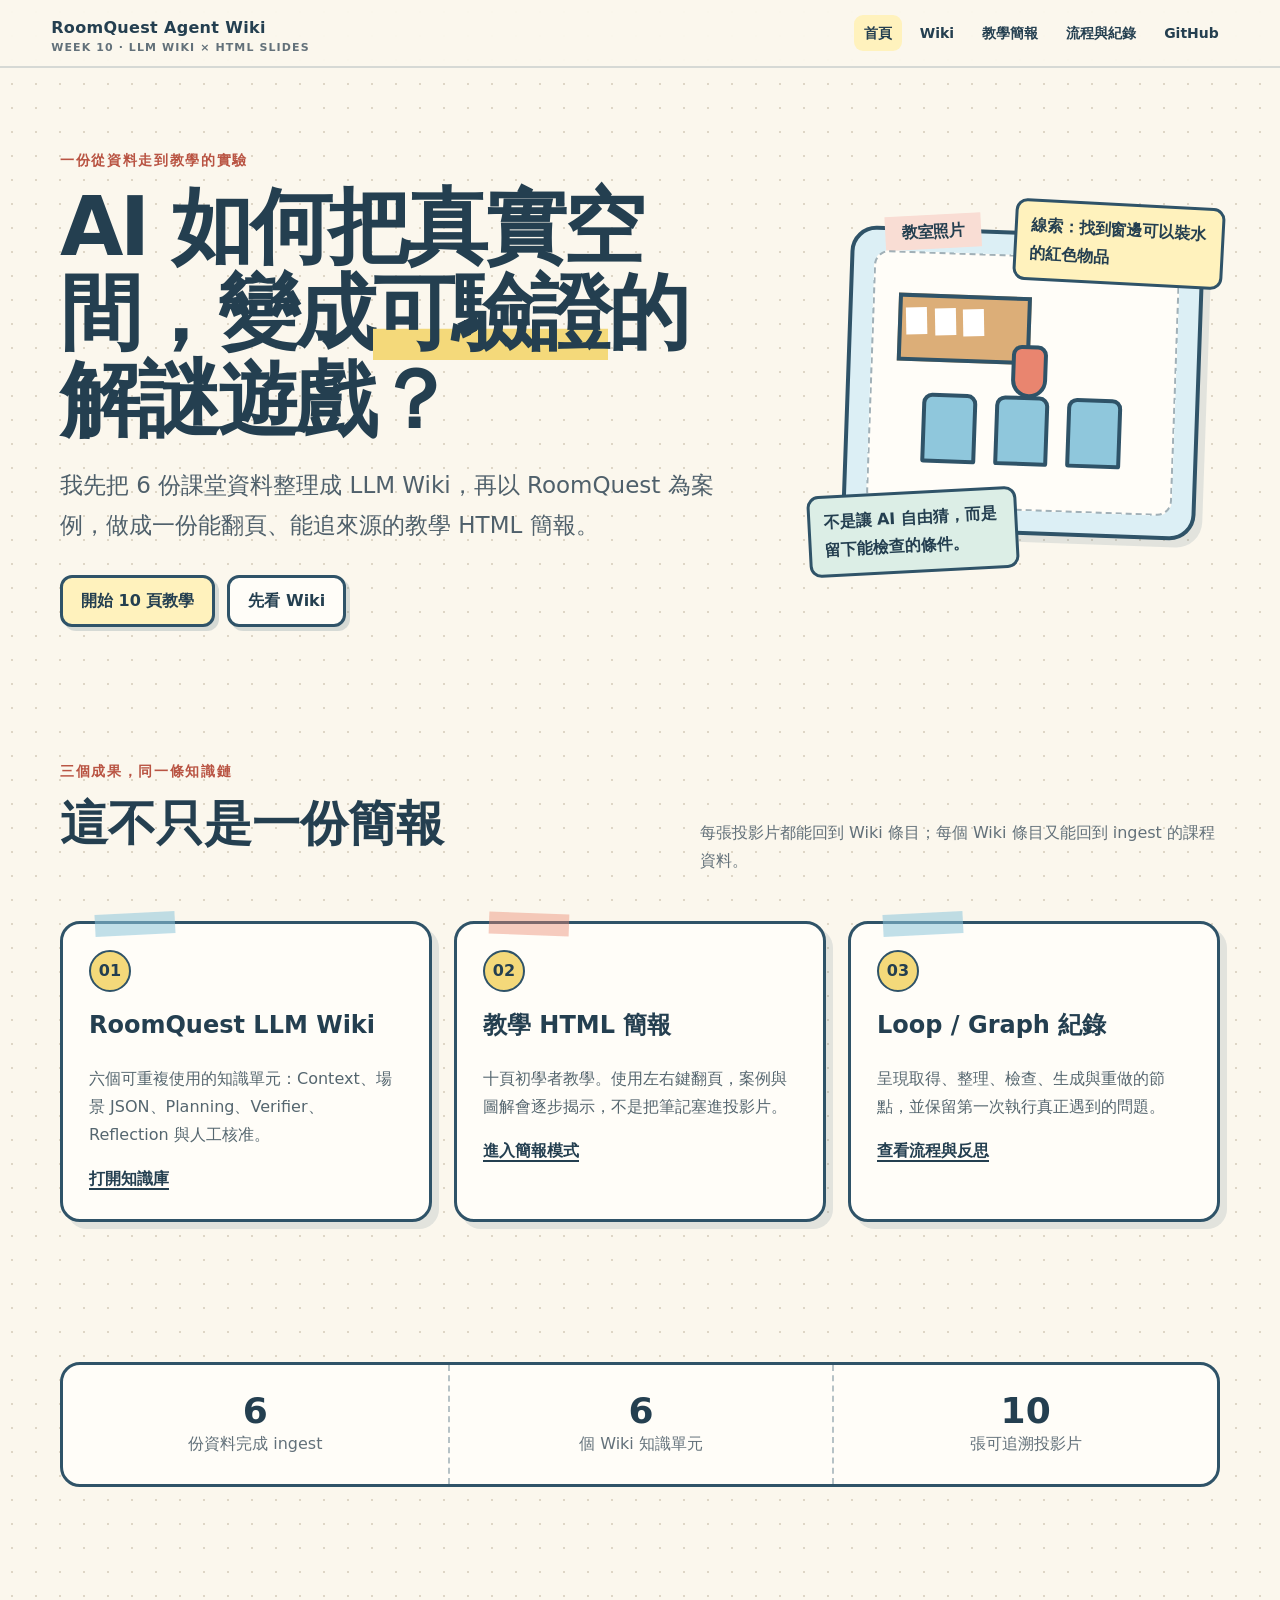
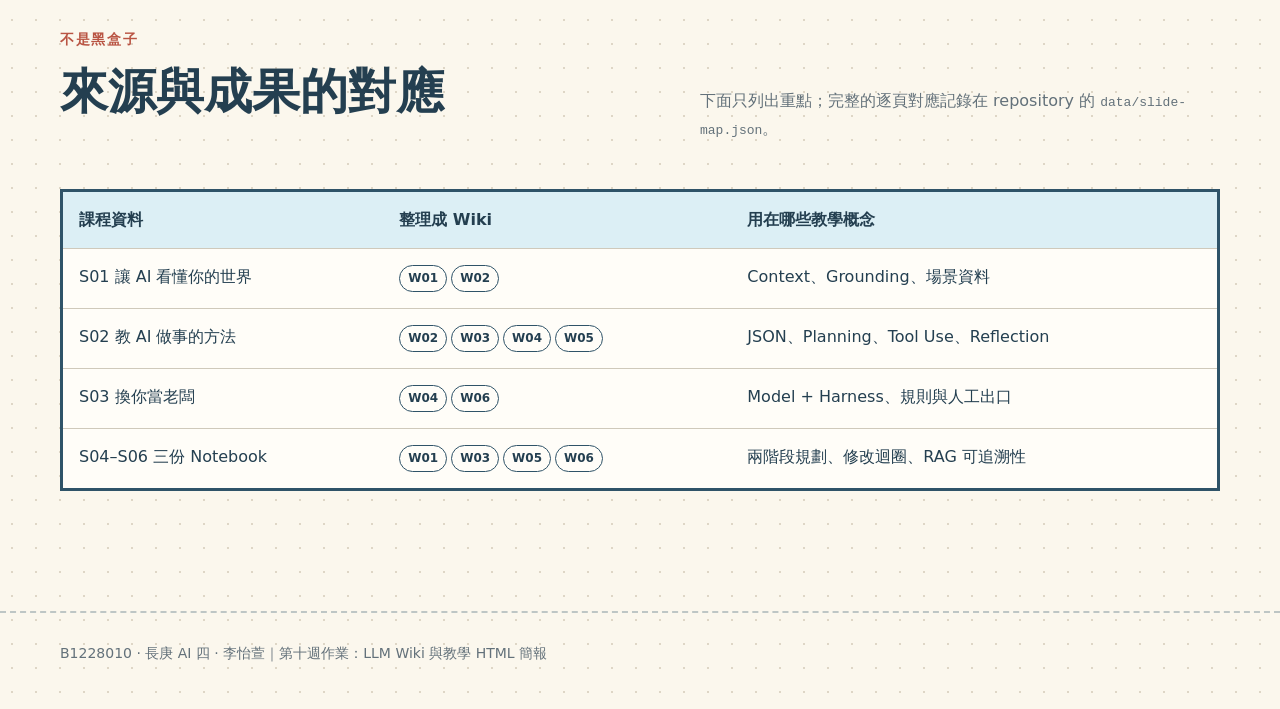
<file: index.html>
<!doctype html>
<html lang="zh-Hant">
<head>
  <meta charset="utf-8">
  <meta name="viewport" content="width=device-width, initial-scale=1">
  <meta name="description" content="RoomQuest Agent Wiki：以課堂資料建立的 LLM Wiki、教學 HTML 簡報與 workflow。">
  <title>RoomQuest Agent Wiki</title>
  <link rel="stylesheet" href="assets/styles.css">
</head>
<body>
  <header class="site-header">
    <a class="brand" href="index.html">RoomQuest Agent Wiki<small>WEEK 10 · LLM WIKI × HTML SLIDES</small></a>
    <nav class="site-nav" aria-label="主要導覽">
      <a href="index.html" aria-current="page">首頁</a><a href="wiki/">Wiki</a><a href="slides.html">教學簡報</a><a href="workflow.html">流程與紀錄</a><a href="https://github.com/lyixuan0718/roomquest-agent-wiki">GitHub</a>
    </nav>
  </header>

  <main>
    <section class="wrap hero">
      <div>
        <p class="eyebrow">一份從資料走到教學的實驗</p>
        <h1>AI 如何把真實空間，變成<span class="mark">可驗證</span>的解謎遊戲？</h1>
        <p class="lead">我先把 6 份課堂資料整理成 LLM Wiki，再以 RoomQuest 為案例，做成一份能翻頁、能追來源的教學 HTML 簡報。</p>
        <div class="actions"><a class="btn" href="slides.html">開始 10 頁教學</a><a class="btn secondary" href="wiki/">先看 Wiki</a></div>
      </div>
      <div class="hero-sketch" aria-label="教室場景示意圖">
        <div class="callout one">線索：找到窗邊可以裝水的紅色物品</div>
        <div class="photo-frame"><div class="room"><div class="board"><i class="paper"></i><i class="paper"></i><i class="paper"></i></div><i class="chair c1"></i><i class="chair c2"></i><i class="chair c3"></i><i class="bottle"></i></div></div>
        <div class="callout two">不是讓 AI 自由猜，而是留下能檢查的條件。</div>
      </div>
    </section>

    <section class="section"><div class="wrap">
      <div class="section-head"><div><p class="eyebrow">三個成果，同一條知識鏈</p><h2>這不只是一份簡報</h2></div><p class="section-note">每張投影片都能回到 Wiki 條目；每個 Wiki 條目又能回到 ingest 的課程資料。</p></div>
      <div class="cards">
        <article class="card"><span class="num">01</span><h3>RoomQuest LLM Wiki</h3><p>六個可重複使用的知識單元：Context、場景 JSON、Planning、Verifier、Reflection 與人工核准。</p><a class="card-link" href="wiki/">打開知識庫</a></article>
        <article class="card"><span class="num">02</span><h3>教學 HTML 簡報</h3><p>十頁初學者教學。使用左右鍵翻頁，案例與圖解會逐步揭示，不是把筆記塞進投影片。</p><a class="card-link" href="slides.html">進入簡報模式</a></article>
        <article class="card"><span class="num">03</span><h3>Loop / Graph 紀錄</h3><p>呈現取得、整理、檢查、生成與重做的節點，並保留第一次執行真正遇到的問題。</p><a class="card-link" href="workflow.html">查看流程與反思</a></article>
      </div>
    </div></section>

    <section class="section"><div class="wrap">
      <div class="fact-strip"><div class="fact"><strong>6</strong><span>份資料完成 ingest</span></div><div class="fact"><strong>6</strong><span>個 Wiki 知識單元</span></div><div class="fact"><strong>10</strong><span>張可追溯投影片</span></div></div>
    </div></section>

    <section class="section"><div class="wrap">
      <div class="section-head"><div><p class="eyebrow">不是黑盒子</p><h2>來源與成果的對應</h2></div><p class="section-note">下面只列出重點；完整的逐頁對應記錄在 repository 的 <code>data/slide-map.json</code>。</p></div>
      <div style="overflow-x:auto"><table class="trace-table"><thead><tr><th>課程資料</th><th>整理成 Wiki</th><th>用在哪些教學概念</th></tr></thead><tbody>
        <tr><td>S01 讓 AI 看懂你的世界</td><td><span class="tag">W01</span><span class="tag">W02</span></td><td>Context、Grounding、場景資料</td></tr>
        <tr><td>S02 教 AI 做事的方法</td><td><span class="tag">W02</span><span class="tag">W03</span><span class="tag">W04</span><span class="tag">W05</span></td><td>JSON、Planning、Tool Use、Reflection</td></tr>
        <tr><td>S03 換你當老闆</td><td><span class="tag">W04</span><span class="tag">W06</span></td><td>Model + Harness、規則與人工出口</td></tr>
        <tr><td>S04–S06 三份 Notebook</td><td><span class="tag">W01</span><span class="tag">W03</span><span class="tag">W05</span><span class="tag">W06</span></td><td>兩階段規劃、修改迴圈、RAG 可追溯性</td></tr>
      </tbody></table></div>
    </div></section>
  </main>
  <footer class="footer"><div class="wrap">B1228010 · 長庚 AI 四 · 李怡萱｜第十週作業：LLM Wiki 與教學 HTML 簡報</div></footer>
</body>
</html>
</file>
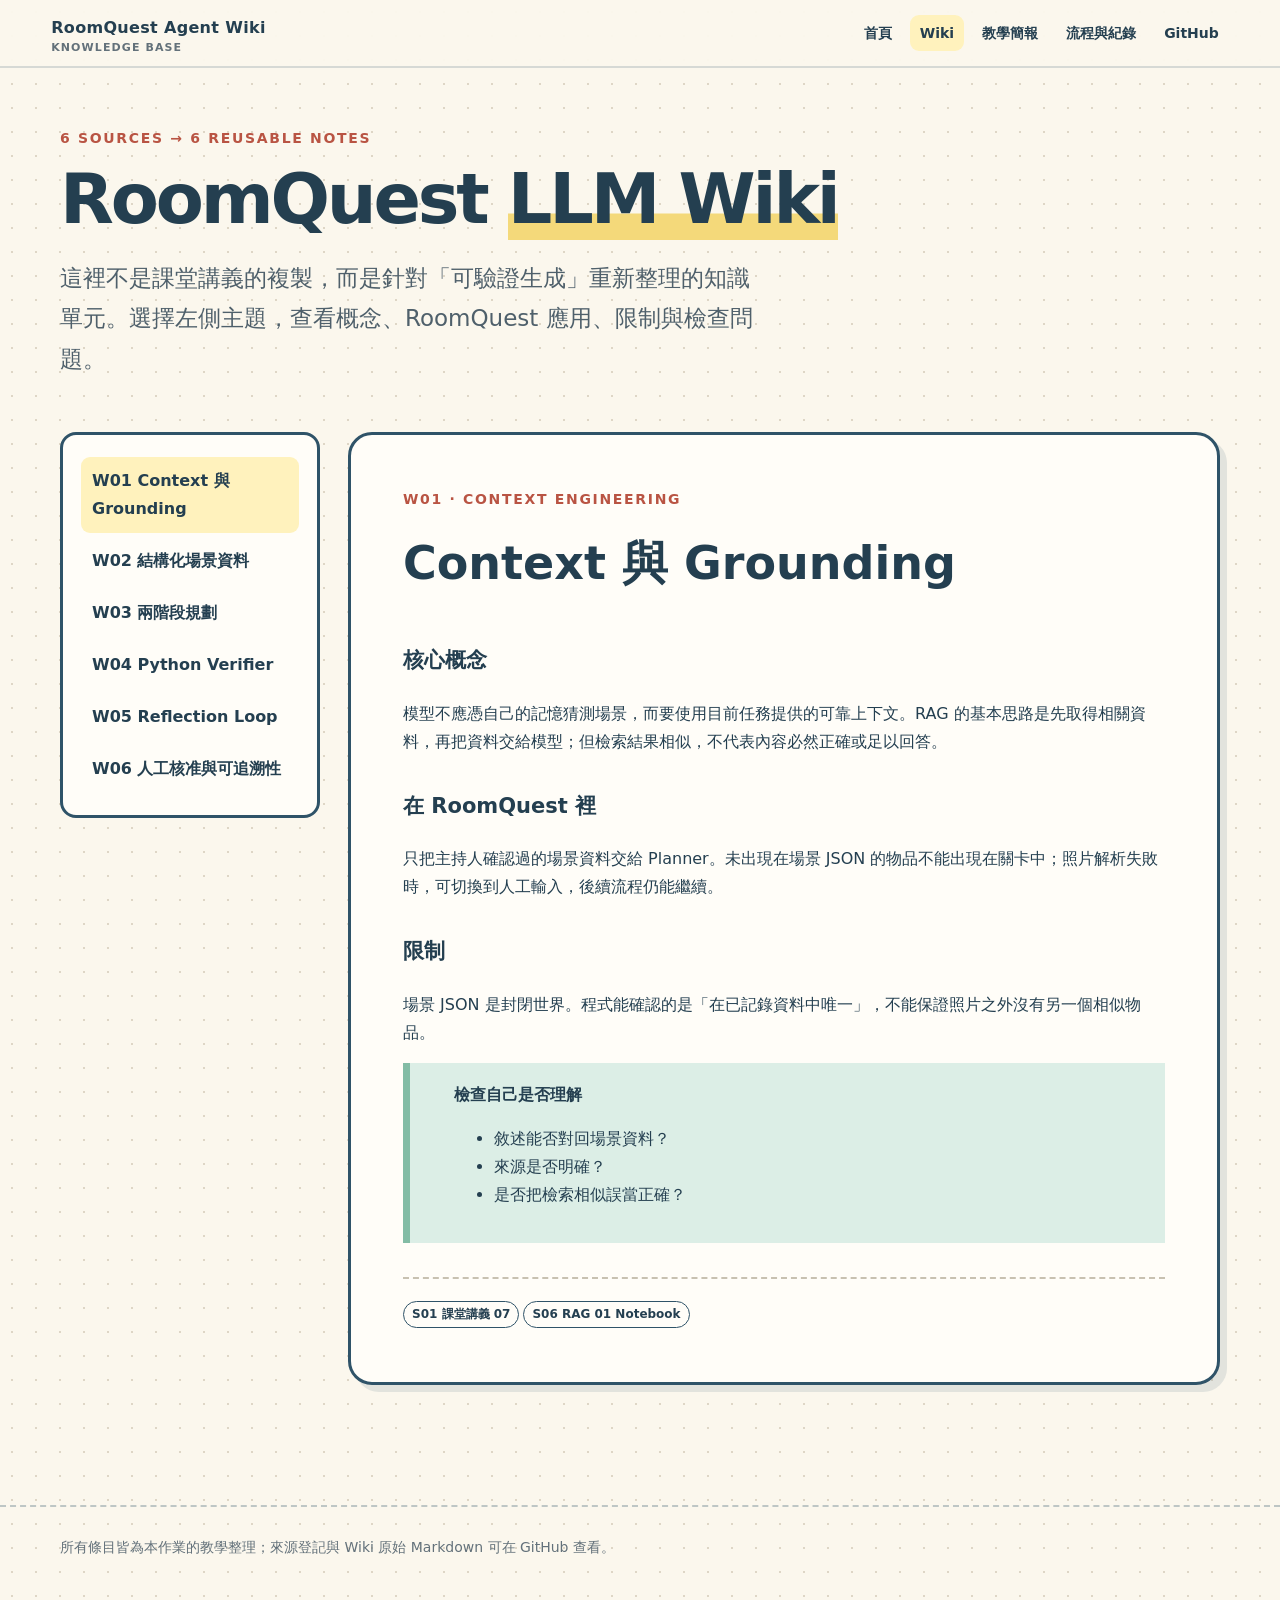
<file: wiki/index.html>
<!doctype html>
<html lang="zh-Hant">
<head>
  <meta charset="utf-8"><meta name="viewport" content="width=device-width, initial-scale=1">
  <meta name="description" content="RoomQuest Agent Wiki：六個可追溯的生成式 AI Agent 知識單元。">
  <title>LLM Wiki｜RoomQuest Agent Wiki</title><link rel="stylesheet" href="../assets/styles.css">
</head>
<body>
  <header class="site-header"><a class="brand" href="../index.html">RoomQuest Agent Wiki<small>KNOWLEDGE BASE</small></a><nav class="site-nav" aria-label="主要導覽"><a href="../index.html">首頁</a><a href="./" aria-current="page">Wiki</a><a href="../slides.html">教學簡報</a><a href="../workflow.html">流程與紀錄</a><a href="https://github.com/lyixuan0718/roomquest-agent-wiki">GitHub</a></nav></header>
  <main class="wrap">
    <header class="page-intro"><p class="eyebrow">6 sources → 6 reusable notes</p><h1>RoomQuest <span class="mark">LLM Wiki</span></h1><p class="lead">這裡不是課堂講義的複製，而是針對「可驗證生成」重新整理的知識單元。選擇左側主題，查看概念、RoomQuest 應用、限制與檢查問題。</p></header>
    <div class="wiki-layout">
      <aside class="wiki-menu" role="tablist" aria-label="Wiki 條目">
        <button class="active" role="tab" aria-selected="true" data-wiki-target="W01">W01 Context 與 Grounding</button>
        <button role="tab" aria-selected="false" data-wiki-target="W02">W02 結構化場景資料</button>
        <button role="tab" aria-selected="false" data-wiki-target="W03">W03 兩階段規劃</button>
        <button role="tab" aria-selected="false" data-wiki-target="W04">W04 Python Verifier</button>
        <button role="tab" aria-selected="false" data-wiki-target="W05">W05 Reflection Loop</button>
        <button role="tab" aria-selected="false" data-wiki-target="W06">W06 人工核准與可追溯性</button>
      </aside>
      <div>
        <article class="wiki-entry active" data-wiki-entry="W01"><p class="eyebrow">W01 · Context Engineering</p><h2>Context 與 Grounding</h2><h3>核心概念</h3><p>模型不應憑自己的記憶猜測場景，而要使用目前任務提供的可靠上下文。RAG 的基本思路是先取得相關資料，再把資料交給模型；但檢索結果相似，不代表內容必然正確或足以回答。</p><h3>在 RoomQuest 裡</h3><p>只把主持人確認過的場景資料交給 Planner。未出現在場景 JSON 的物品不能出現在關卡中；照片解析失敗時，可切換到人工輸入，後續流程仍能繼續。</p><h3>限制</h3><p>場景 JSON 是封閉世界。程式能確認的是「在已記錄資料中唯一」，不能保證照片之外沒有另一個相似物品。</p><div class="checklist"><b>檢查自己是否理解</b><ul><li>敘述能否對回場景資料？</li><li>來源是否明確？</li><li>是否把檢索相似誤當正確？</li></ul></div><div class="source-box"><span class="tag">S01 課堂講義 07</span><span class="tag">S06 RAG 01 Notebook</span></div></article>
        <article class="wiki-entry" data-wiki-entry="W02"><p class="eyebrow">W02 · JSON as contract</p><h2>結構化場景資料</h2><h3>核心概念</h3><p>自然語言適合給人閱讀，JSON 適合讓程式檢查欄位與條件。場景資料必須具有穩定 ID，才能讓關卡指向某個物品，而不是只留一段難以驗證的文字。</p><h3>在 RoomQuest 裡</h3><div class="code-card">{<br>&nbsp; "id": "obj_07",<br>&nbsp; "category": "水壺",<br>&nbsp; "use": "裝水",<br>&nbsp; "color": "紅色",<br>&nbsp; "region": "窗邊",<br>&nbsp; "dynamic": false<br>}</div><p>關卡另外保存 <code>target_id</code>、<code>constraints</code> 與 <code>answer_source</code>，讓驗證器可以逐欄檢查。</p><h3>限制</h3><p>結構化不會自動消除辨識錯誤。時鐘、螢幕和可能移動的物品，仍應標記為會變動，避免作為穩定答案。</p><div class="checklist"><b>檢查自己是否理解</b><ul><li>每個物品是否有穩定 ID？</li><li>條件能否直接由程式比對？</li><li>答案來源是否固定？</li></ul></div><div class="source-box"><span class="tag">S01 課堂講義 07</span><span class="tag">S02 課堂講義 08</span></div></article>
        <article class="wiki-entry" data-wiki-entry="W03"><p class="eyebrow">W03 · Planning</p><h2>兩階段規劃</h2><h3>核心概念</h3><p>課堂的 Two-Stage CoT 先產生多個理由，再挑選內容寫成文章；RoomQuest 將同一模式改成「先規劃關卡結構，再寫玩家看到的線索」。</p><div class="mini-flow"><div class="concept info"><strong>第一階段</strong>選物品、答案來源、順序與依賴</div><div class="concept good"><strong>程式先檢查</strong>結構錯誤不必等文案寫完才發現</div><div class="concept"><strong>第二階段</strong>撰寫故事、線索與分層提示</div></div><h3>限制</h3><p>Planner 仍可能選錯目標，所以只能從 Python 先計算出的候選物品中選擇。</p><div class="checklist"><b>檢查自己是否理解</b><ul><li>結構與文案是否分開產生？</li><li>關卡是否使用尚未取得的資訊？</li><li>答案是否有清楚來源？</li></ul></div><div class="source-box"><span class="tag">S02 課堂講義 08</span><span class="tag">S05 Two-Stage CoT Notebook</span></div></article>
        <article class="wiki-entry" data-wiki-entry="W04"><p class="eyebrow">W04 · Deterministic checks</p><h2>Python Verifier</h2><h3>核心概念</h3><p>AI Model 負責有彈性的生成，Harness 負責限制、工具與停止條件。能明確寫成規則的問題，應交給程式，而不是再請另一個模型猜一次。</p><h3>六項檢查</h3><div class="three"><div class="concept"><strong>存在</strong>目標 ID 在場景中</div><div class="concept"><strong>唯一</strong>條件只命中一物</div><div class="concept"><strong>順序</strong>依賴沒有倒置</div><div class="concept"><strong>安全</strong>動作在白名單</div><div class="concept"><strong>穩定</strong>答案不會變動</div><div class="concept"><strong>格式</strong>JSON schema 合規</div></div><h3>限制</h3><p>規則只能檢查已建模的資料，也不能完全判斷自然語言是否令人誤解，因此仍需要人工出口。</p><div class="checklist"><b>檢查自己是否理解</b><ul><li>驗證失敗是否指出欄位與原因？</li><li>程式是否擅自替模型補資料？</li><li>檢查範圍是否被誠實說明？</li></ul></div><div class="source-box"><span class="tag">S02 課堂講義 08</span><span class="tag">S03 課堂講義 09</span></div></article>
        <article class="wiki-entry" data-wiki-entry="W05"><p class="eyebrow">W05 · Review and revise</p><h2>Reflection Loop</h2><h3>核心概念</h3><p>Reflection 是產生第一版、審查、提供具體建議、再修改。回饋不能只說「不好」，要說清楚哪一個規則失敗，以及模型應修改哪一部分。</p><div class="code-card">AMBIGUOUS_TARGET<br>obj_03 與 obj_08 都符合<br>請增加可由場景資料驗證的條件</div><h3>在 RoomQuest 裡</h3><p>AI 只重寫未通過的關卡，修改後重新驗證。最多兩次；若仍不通過，就停止自動迴圈，交給主持人處理。</p><h3>限制</h3><p>Reflection 不代表一定會修對。原始規格與程式檢查優先，修改後不能跳過驗證。</p><div class="checklist"><b>檢查自己是否理解</b><ul><li>回饋是否具體到可以修改？</li><li>是否只重寫失敗部分？</li><li>是否有重試上限？</li></ul></div><div class="source-box"><span class="tag">S02 課堂講義 08</span><span class="tag">S04 Reflection Notebook</span></div></article>
        <article class="wiki-entry" data-wiki-entry="W06"><p class="eyebrow">W06 · Traceability</p><h2>人工核准與可追溯性</h2><h3>核心概念</h3><p>可靠流程不只保存結果，也保存來源、轉換方式與檢查紀錄。RAG 教材將正文、metadata、索引對照與設定分開保存，讓結果能追溯與重現。</p><h3>在 RoomQuest 裡</h3><p>主持人預覽場景 JSON、關卡結構、驗證報告和修改紀錄，再決定核准、手動修改或重新生成。玩家只取得核准後的遊戲，遊玩中不臨時呼叫 AI。</p><h3>限制</h3><p>人工核准增加操作成本，但能處理照片漏拍、現場變動和語意歧義。MVP 的目標是降低人工負擔，而不是假裝完全自動。</p><div class="checklist"><b>檢查自己是否理解</b><ul><li>能否由投影片回到 Wiki 與來源？</li><li>是否保存失敗原因與修改次數？</li><li>未完成能力是否清楚標示？</li></ul></div><div class="source-box"><span class="tag">S03 課堂講義 09</span><span class="tag">S06 RAG 01 Notebook</span></div></article>
      </div>
    </div>
  </main>
  <footer class="footer"><div class="wrap">所有條目皆為本作業的教學整理；來源登記與 Wiki 原始 Markdown 可在 GitHub 查看。</div></footer>
  <script src="../assets/app.js"></script>
</body></html>
</file>
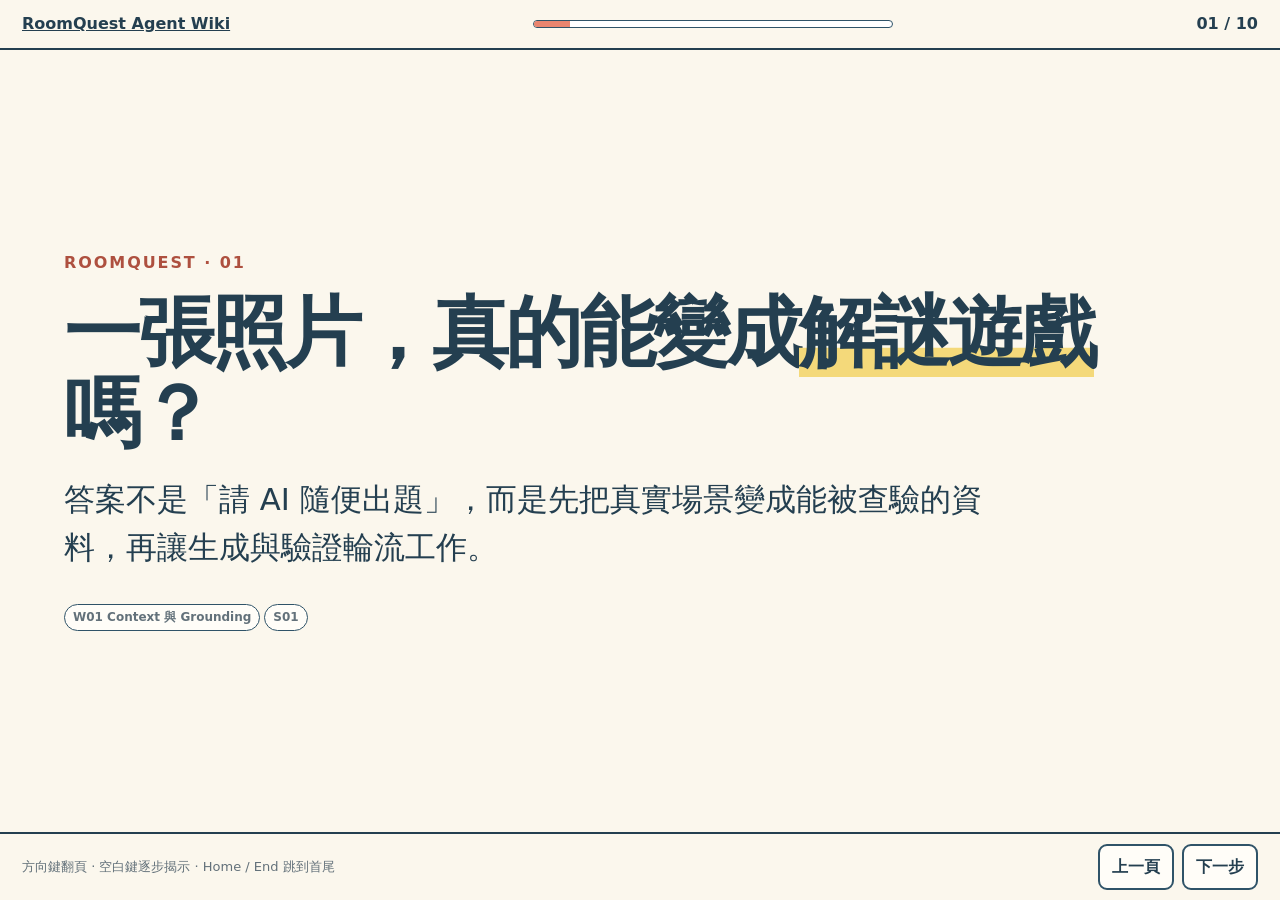
<file: slides.html>
<!doctype html>
<html lang="zh-Hant">
<head>
  <meta charset="utf-8"><meta name="viewport" content="width=device-width, initial-scale=1">
  <meta name="description" content="教學 HTML 簡報：AI 出題、程式驗題。">
  <title>教學簡報｜AI 出題、程式驗題</title><link rel="stylesheet" href="assets/styles.css">
</head>
<body class="deck-page">
  <main class="deck-shell">
    <header class="deck-top"><a class="deck-title" href="index.html">RoomQuest Agent Wiki</a><div class="progress" aria-label="簡報進度"><span></span></div><span class="deck-counter">01 / 10</span></header>
    <div class="slides" aria-live="polite">
      <section class="slide active"><div class="slide-inner"><p class="slide-kicker">ROOMQUEST · 01</p><h1>一張照片，真的能變成<span class="mark">解謎遊戲</span>嗎？</h1><p class="big">答案不是「請 AI 隨便出題」，而是先把真實場景變成能被查驗的資料，再讓生成與驗證輪流工作。</p><div class="source-chips"><span class="tag">W01 Context 與 Grounding</span><span class="tag">S01</span></div></div></section>

      <section class="slide"><div class="slide-inner"><p class="slide-kicker">問題 · 02</p><h2>直接叫 AI 出題，會發生什麼？</h2><div class="three"><div class="concept bad"><strong>憑空出現</strong>線索引用照片裡不存在的物品。</div><div class="concept bad reveal"><strong>條件不唯一</strong>「窗邊的紅色東西」可能同時指水壺與書包。</div><div class="concept bad reveal"><strong>答案會改變</strong>時鐘、螢幕或可移動物品讓答案失效。</div></div><p class="big reveal" style="margin-top:28px"><b>這些不是文案問題，而是流程沒有提供限制與檢查。</b></p><div class="source-chips"><span class="tag">W01</span><span class="tag">W04</span><span class="tag">S01</span><span class="tag">S03</span></div></div></section>

      <section class="slide"><div class="slide-inner"><p class="slide-kicker">核心觀念 · 03</p><h2>Agent 不只是一個模型</h2><div class="formula">AI Agent = AI Model + Harness</div><div class="split" style="margin-top:38px"><div class="concept info"><strong>AI Model</strong>理解照片、規劃關卡、撰寫線索與提示。</div><div class="concept good reveal"><strong>Harness</strong>提供資料、限制動作、呼叫工具、驗證輸出、決定何時停止。</div></div><div class="source-chips"><span class="tag">W04</span><span class="tag">W06</span><span class="tag">S03</span></div></div></section>

      <section class="slide"><div class="slide-inner"><p class="slide-kicker">GROUNDING · 04</p><div class="split"><div><h2>先把照片變成場景資料</h2><p class="big">自然語言很靈活；JSON 讓每個物品有 ID，也讓顏色、用途、區域與是否會變動都能被程式讀取。</p></div><div class="code-card">{<br>&nbsp; "id": "obj_07",<br>&nbsp; "category": "水壺",<br>&nbsp; "use": "裝水",<br>&nbsp; "color": "紅色",<br>&nbsp; "region": "窗邊",<br>&nbsp; "dynamic": false<br>}</div></div><p class="big reveal" style="margin-top:28px"><b>規則：</b>不在場景 JSON 裡的物品，不能被拿來出題。</p><div class="source-chips"><span class="tag">W01</span><span class="tag">W02</span><span class="tag">S01</span><span class="tag">S02</span></div></div></section>

      <section class="slide"><div class="slide-inner"><p class="slide-kicker">PLANNING · 05</p><h2>先規劃，再寫線索</h2><div class="mini-flow"><div class="concept info"><strong>第一階段</strong>決定目標物品、答案來源、順序與依賴。</div><div class="concept good reveal"><strong>結構檢查</strong>先確認計畫可用，不急著寫漂亮文案。</div><div class="concept reveal"><strong>第二階段</strong>撰寫故事、正式線索與分層提示。</div></div><p class="big reveal" style="margin-top:30px">分開做的好處：即使文案很漂亮，也不能掩蓋一條根本無法完成的關卡。</p><div class="source-chips"><span class="tag">W03 兩階段規劃</span><span class="tag">S02</span><span class="tag">S05</span></div></div></section>

      <section class="slide"><div class="slide-inner"><p class="slide-kicker">TOOL USE · 06</p><h2>能用規則確認的，交給程式</h2><div class="three"><div class="concept"><strong>存在</strong>物品 ID 確實存在</div><div class="concept"><strong>唯一</strong>條件只命中一物</div><div class="concept"><strong>順序</strong>關卡依賴沒有倒置</div><div class="concept reveal"><strong>安全</strong>動作在允許清單</div><div class="concept reveal"><strong>穩定</strong>答案不會隨時間改變</div><div class="concept reveal"><strong>格式</strong>JSON 欄位符合規格</div></div><div class="source-chips"><span class="tag">W04 Python Verifier</span><span class="tag">S02</span><span class="tag">S03</span></div></div></section>

      <section class="slide"><div class="slide-inner"><p class="slide-kicker">REFLECTION · 07</p><h2>失敗不是重來，而是帶著原因修改</h2><div class="split"><div class="code-card">錯誤：AMBIGUOUS_TARGET<br>obj_03 與 obj_08 都符合<br><br>要求：增加可驗證條件<br>範圍：只改第 2 關</div><div><div class="concept bad"><strong>第一次</strong>「找到窗邊的紅色東西。」</div><div class="concept good reveal" style="margin-top:18px"><strong>修改後</strong>「找到窗邊可以裝水的紅色物品。」</div></div></div><p class="big reveal" style="margin-top:26px">最多修改兩次；仍不通過就停止，交給主持人。</p><div class="source-chips"><span class="tag">W05 Reflection Loop</span><span class="tag">S02</span><span class="tag">S04</span></div></div></section>

      <section class="slide"><div class="slide-inner"><p class="slide-kicker">GRAPH · 08</p><h2>RoomQuest 的完整 graph</h2><div class="mini-flow"><div class="concept info"><strong>① 取得與確認</strong>照片 → 場景 JSON → 主持人修正</div><div class="concept reveal"><strong>② 規劃與生成</strong>候選物品 → 關卡鏈 → 線索提示</div><div class="concept good reveal"><strong>③ 驗證與核准</strong>程式檢查 ⇄ 指定關卡重寫 → 人工核准</div></div><div class="formula reveal" style="margin-top:34px;font-size:clamp(20px,3vw,38px)">核准的 game.json → 玩家遊玩（不再呼叫 AI）</div><div class="source-chips"><span class="tag">W01</span><span class="tag">W03</span><span class="tag">W04</span><span class="tag">W05</span><span class="tag">W06</span></div></div></section>

      <section class="slide"><div class="slide-inner"><p class="slide-kicker">CASE · 09</p><h2>「紅色物品」為什麼不夠？</h2><div class="split"><div><div class="concept bad"><strong>條件 A</strong>窗邊 + 紅色<br><br>符合：紅色水壺、紅色書包<br><b>結果：2 個，不通過</b></div></div><div class="reveal"><div class="concept good"><strong>條件 B</strong>窗邊 + 紅色 + 可以裝水<br><br>符合：紅色水壺<br><b>結果：1 個，通過</b></div></div></div><p class="big reveal" style="margin-top:28px">唯一性不是請 AI 說「看起來沒問題」，而是用全部場景物品實際篩選。</p><div class="source-chips"><span class="tag">W02</span><span class="tag">W04</span><span class="tag">S02</span></div></div></section>

      <section class="slide"><div class="slide-inner"><p class="slide-kicker">LIMITS · 10</p><h2>可驗證生成，<span class="mark">不等於</span>保證正確</h2><div class="three"><div class="concept good"><strong>可以攔下</strong>不存在、資料內不唯一、答案會變動、危險動作。</div><div class="concept bad reveal"><strong>仍可能漏掉</strong>照片外物品、現場移動、玩家對文字的不同理解。</div><div class="concept info reveal"><strong>所以保留</strong>來源追蹤、重試上限、主持人核准與人工備案。</div></div><p class="big reveal" style="margin-top:32px"><b>RoomQuest 的重點：</b>讓創意交給 AI，讓可以確認的部分留下證據。</p><div class="actions"><a class="btn secondary" href="wiki/">回到 Wiki 查來源</a><a class="btn" href="workflow.html">看實際 loop 與反思</a></div><div class="source-chips"><span class="tag">W04</span><span class="tag">W06</span><span class="tag">S03</span><span class="tag">S06</span></div></div></section>
    </div>
    <footer class="deck-bottom"><span class="help">方向鍵翻頁 · 空白鍵逐步揭示 · Home / End 跳到首尾</span><div class="deck-controls"><button type="button" data-prev>上一頁</button><button type="button" data-next>下一步</button></div></footer>
  </main>
  <script src="assets/app.js"></script>
</body></html>
</file>
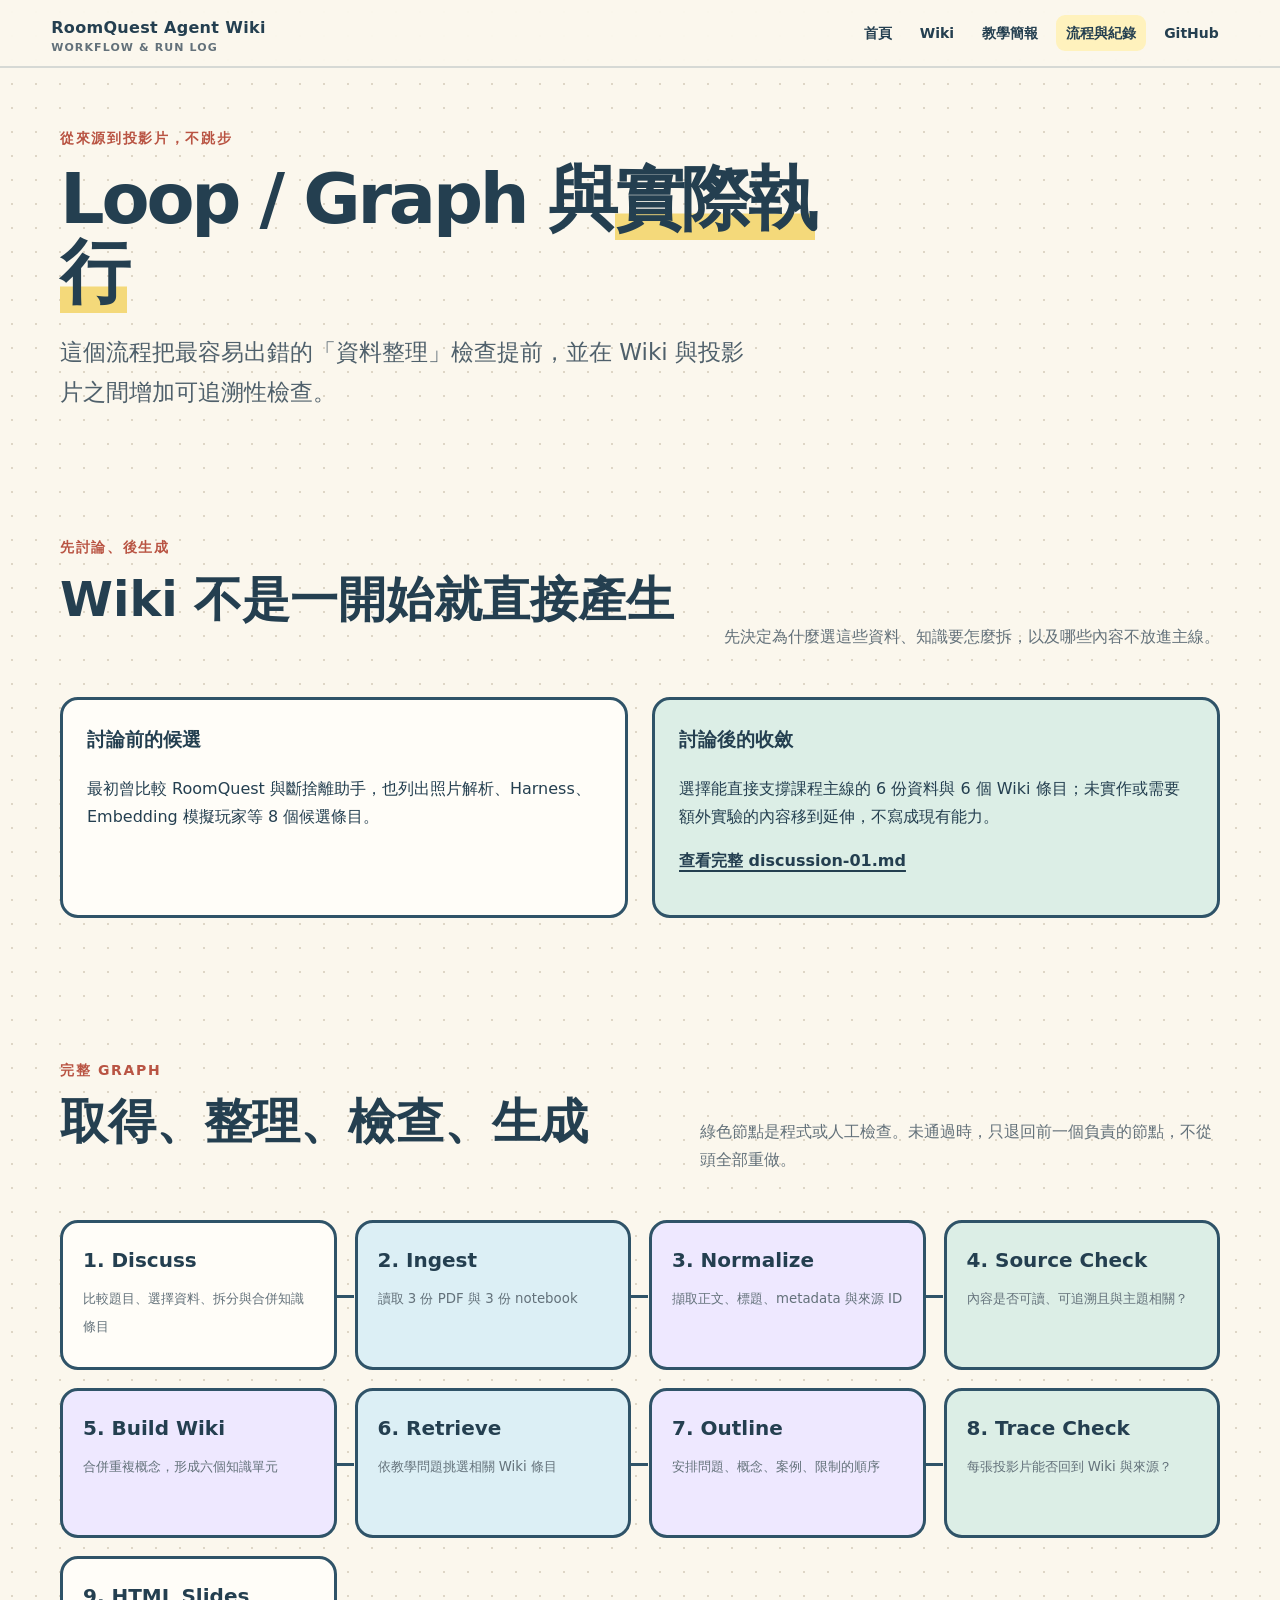
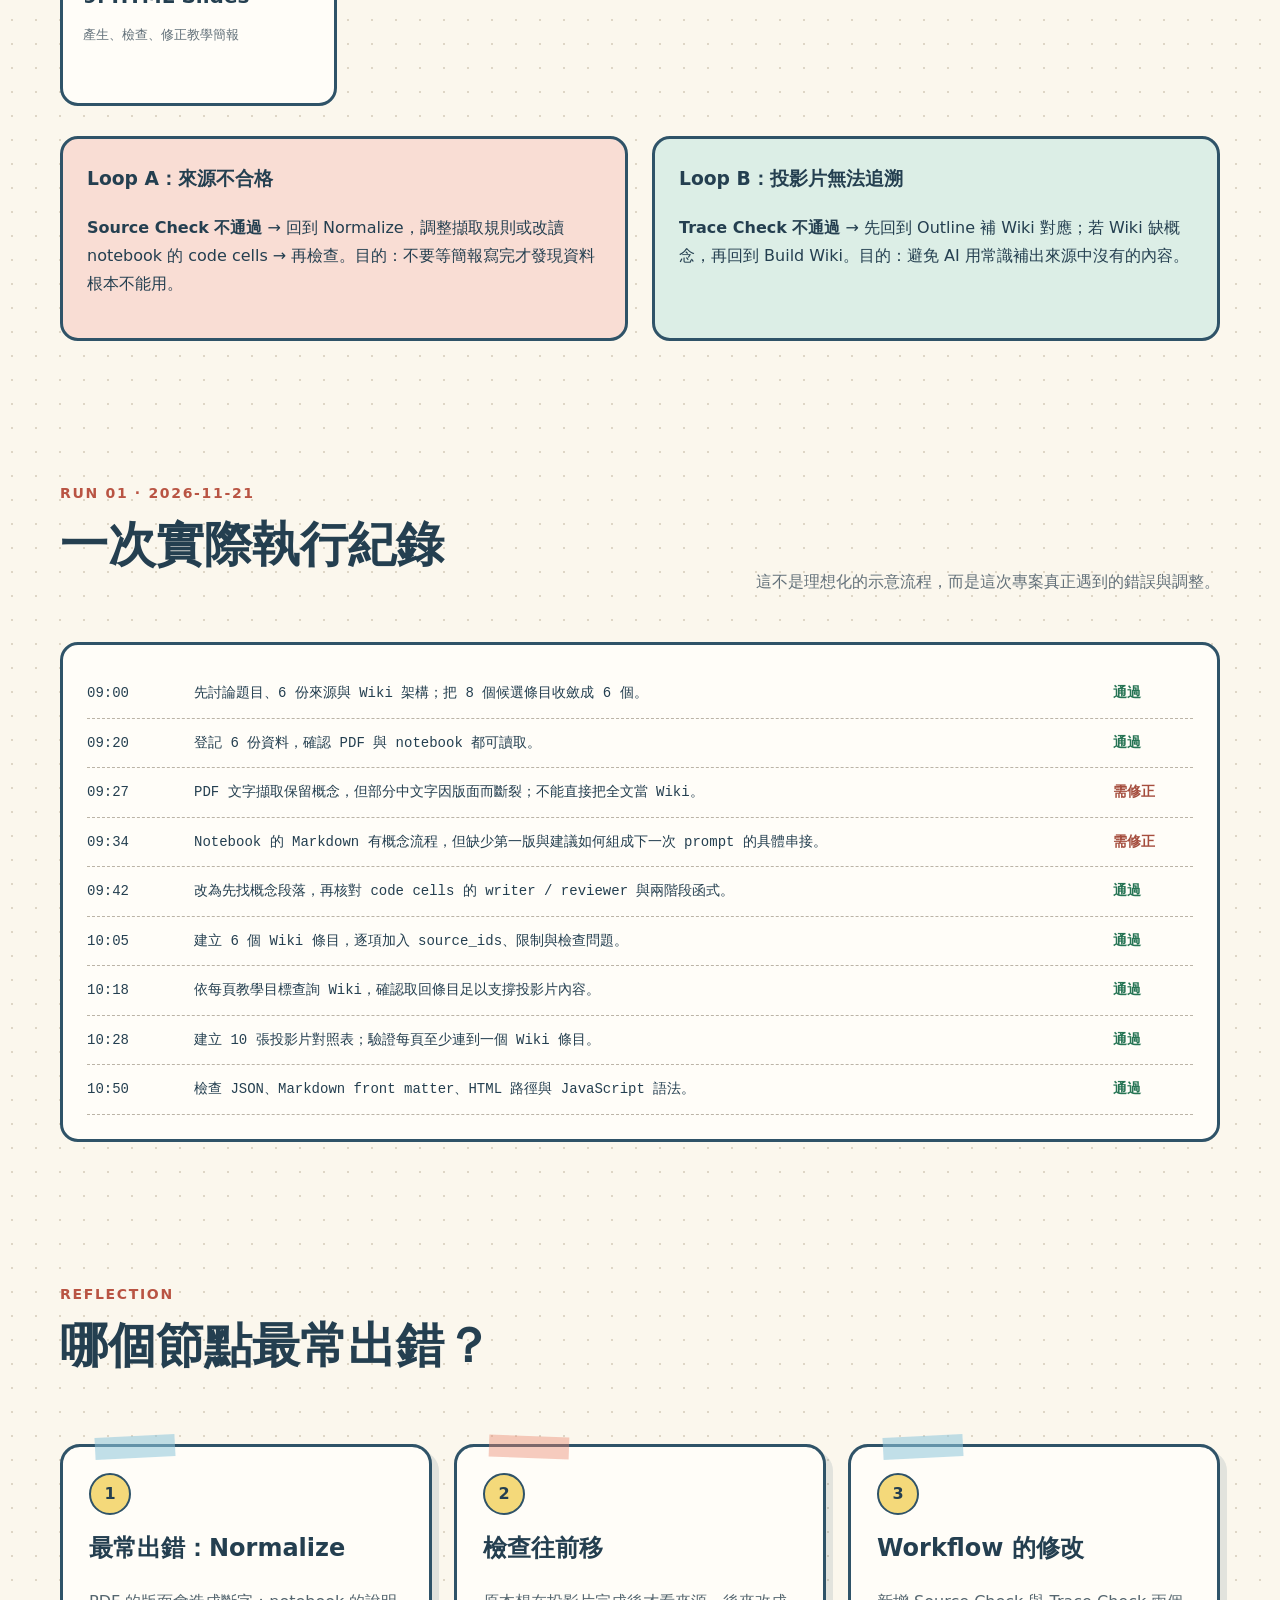
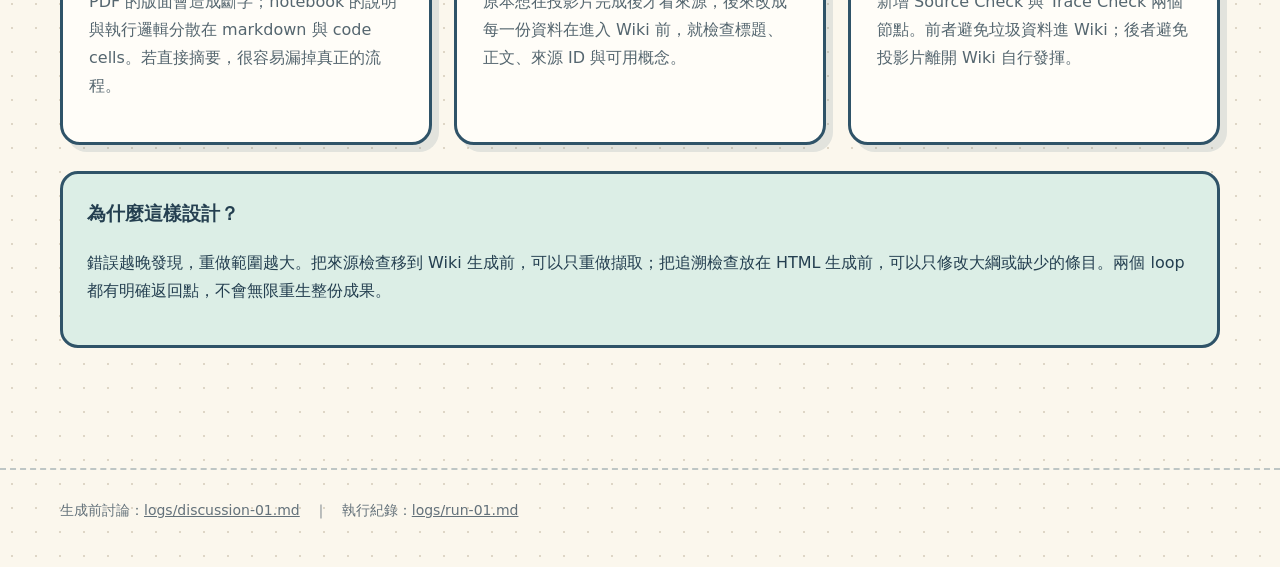
<file: workflow.html>
<!doctype html>
<html lang="zh-Hant">
<head>
  <meta charset="utf-8"><meta name="viewport" content="width=device-width, initial-scale=1">
  <meta name="description" content="RoomQuest Agent Wiki 的 loop、graph、實際執行紀錄與反思。">
  <title>流程與執行紀錄｜RoomQuest Agent Wiki</title><link rel="stylesheet" href="assets/styles.css">
</head>
<body>
  <header class="site-header"><a class="brand" href="index.html">RoomQuest Agent Wiki<small>WORKFLOW & RUN LOG</small></a><nav class="site-nav" aria-label="主要導覽"><a href="index.html">首頁</a><a href="wiki/">Wiki</a><a href="slides.html">教學簡報</a><a href="workflow.html" aria-current="page">流程與紀錄</a><a href="https://github.com/lyixuan0718/roomquest-agent-wiki">GitHub</a></nav></header>
  <main>
    <section class="wrap page-intro"><p class="eyebrow">從來源到投影片，不跳步</p><h1>Loop / Graph 與<span class="mark">實際執行</span></h1><p class="lead">這個流程把最容易出錯的「資料整理」檢查提前，並在 Wiki 與投影片之間增加可追溯性檢查。</p></section>

    <section class="section"><div class="wrap">
      <div class="section-head"><div><p class="eyebrow">先討論、後生成</p><h2>Wiki 不是一開始就直接產生</h2></div><p class="section-note">先決定為什麼選這些資料、知識要怎麼拆，以及哪些內容不放進主線。</p></div>
      <div class="loop-panel">
        <article class="note"><h3>討論前的候選</h3><p>最初曾比較 RoomQuest 與斷捨離助手，也列出照片解析、Harness、Embedding 模擬玩家等 8 個候選條目。</p></article>
        <article class="note good"><h3>討論後的收斂</h3><p>選擇能直接支撐課程主線的 6 份資料與 6 個 Wiki 條目；未實作或需要額外實驗的內容移到延伸，不寫成現有能力。</p><p><a class="card-link" href="https://github.com/lyixuan0718/roomquest-agent-wiki/blob/main/logs/discussion-01.md">查看完整 discussion-01.md</a></p></article>
      </div>
    </div></section>

    <section class="section"><div class="wrap">
      <div class="section-head"><div><p class="eyebrow">完整 graph</p><h2>取得、整理、檢查、生成</h2></div><p class="section-note">綠色節點是程式或人工檢查。未通過時，只退回前一個負責的節點，不從頭全部重做。</p></div>
      <div class="flow">
        <div class="flow-node"><b>1. Discuss</b><small>比較題目、選擇資料、拆分與合併知識條目</small></div>
        <div class="flow-node data"><b>2. Ingest</b><small>讀取 3 份 PDF 與 3 份 notebook</small></div>
        <div class="flow-node ai"><b>3. Normalize</b><small>擷取正文、標題、metadata 與來源 ID</small></div>
        <div class="flow-node check"><b>4. Source Check</b><small>內容是否可讀、可追溯且與主題相關？</small></div>
        <div class="flow-node ai"><b>5. Build Wiki</b><small>合併重複概念，形成六個知識單元</small></div>
        <div class="flow-node data"><b>6. Retrieve</b><small>依教學問題挑選相關 Wiki 條目</small></div>
        <div class="flow-node ai"><b>7. Outline</b><small>安排問題、概念、案例、限制的順序</small></div>
        <div class="flow-node check"><b>8. Trace Check</b><small>每張投影片能否回到 Wiki 與來源？</small></div>
        <div class="flow-node"><b>9. HTML Slides</b><small>產生、檢查、修正教學簡報</small></div>
      </div>
      <div class="loop-panel">
        <article class="note alert"><h3>Loop A：來源不合格</h3><p><b>Source Check 不通過</b> → 回到 Normalize，調整擷取規則或改讀 notebook 的 code cells → 再檢查。目的：不要等簡報寫完才發現資料根本不能用。</p></article>
        <article class="note good"><h3>Loop B：投影片無法追溯</h3><p><b>Trace Check 不通過</b> → 先回到 Outline 補 Wiki 對應；若 Wiki 缺概念，再回到 Build Wiki。目的：避免 AI 用常識補出來源中沒有的內容。</p></article>
      </div>
    </div></section>

    <section class="section"><div class="wrap">
      <div class="section-head"><div><p class="eyebrow">Run 01 · 2026-11-21</p><h2>一次實際執行紀錄</h2></div><p class="section-note">這不是理想化的示意流程，而是這次專案真正遇到的錯誤與調整。</p></div>
      <div class="note log">
        <div class="log-row"><span>09:00</span><span>先討論題目、6 份來源與 Wiki 架構；把 8 個候選條目收斂成 6 個。</span><span class="status-ok">通過</span></div>
        <div class="log-row"><span>09:20</span><span>登記 6 份資料，確認 PDF 與 notebook 都可讀取。</span><span class="status-ok">通過</span></div>
        <div class="log-row"><span>09:27</span><span>PDF 文字擷取保留概念，但部分中文字因版面而斷裂；不能直接把全文當 Wiki。</span><span class="status-fix">需修正</span></div>
        <div class="log-row"><span>09:34</span><span>Notebook 的 Markdown 有概念流程，但缺少第一版與建議如何組成下一次 prompt 的具體串接。</span><span class="status-fix">需修正</span></div>
        <div class="log-row"><span>09:42</span><span>改為先找概念段落，再核對 code cells 的 writer / reviewer 與兩階段函式。</span><span class="status-ok">通過</span></div>
        <div class="log-row"><span>10:05</span><span>建立 6 個 Wiki 條目，逐項加入 source_ids、限制與檢查問題。</span><span class="status-ok">通過</span></div>
        <div class="log-row"><span>10:18</span><span>依每頁教學目標查詢 Wiki，確認取回條目足以支撐投影片內容。</span><span class="status-ok">通過</span></div>
        <div class="log-row"><span>10:28</span><span>建立 10 張投影片對照表；驗證每頁至少連到一個 Wiki 條目。</span><span class="status-ok">通過</span></div>
        <div class="log-row"><span>10:50</span><span>檢查 JSON、Markdown front matter、HTML 路徑與 JavaScript 語法。</span><span class="status-ok">通過</span></div>
      </div>
    </div></section>

    <section class="section"><div class="wrap">
      <div class="section-head"><div><p class="eyebrow">Reflection</p><h2>哪個節點最常出錯？</h2></div></div>
      <div class="cards">
        <article class="card"><span class="num">1</span><h3>最常出錯：Normalize</h3><p>PDF 的版面會造成斷字；notebook 的說明與執行邏輯分散在 markdown 與 code cells。若直接摘要，很容易漏掉真正的流程。</p></article>
        <article class="card"><span class="num">2</span><h3>檢查往前移</h3><p>原本想在投影片完成後才看來源，後來改成每一份資料在進入 Wiki 前，就檢查標題、正文、來源 ID 與可用概念。</p></article>
        <article class="card"><span class="num">3</span><h3>Workflow 的修改</h3><p>新增 Source Check 與 Trace Check 兩個節點。前者避免垃圾資料進 Wiki；後者避免投影片離開 Wiki 自行發揮。</p></article>
      </div>
      <div class="note good" style="margin-top:26px"><h3>為什麼這樣設計？</h3><p>錯誤越晚發現，重做範圍越大。把來源檢查移到 Wiki 生成前，可以只重做擷取；把追溯檢查放在 HTML 生成前，可以只修改大綱或缺少的條目。兩個 loop 都有明確返回點，不會無限重生整份成果。</p></div>
    </div></section>
  </main>
  <footer class="footer"><div class="wrap">生成前討論：<a href="https://github.com/lyixuan0718/roomquest-agent-wiki/blob/main/logs/discussion-01.md">logs/discussion-01.md</a>　｜　執行紀錄：<a href="https://github.com/lyixuan0718/roomquest-agent-wiki/blob/main/logs/run-01.md">logs/run-01.md</a></div></footer>
</body></html>
</file>
<file: assets/styles.css>
:root {
  --paper: #fbf7ed;
  --paper-2: #fffdf8;
  --ink: #243f50;
  --muted: #63717a;
  --line: #2f5368;
  --yellow: #f4d97a;
  --yellow-soft: #fff2bd;
  --coral: #e9856f;
  --coral-soft: #f9ddd4;
  --blue: #8fc7dc;
  --blue-soft: #dceff5;
  --green: #83bca5;
  --green-soft: #dceee6;
  --shadow: 7px 7px 0 rgba(47, 83, 104, .12);
  --radius: 20px;
}

* { box-sizing: border-box; }
html { scroll-behavior: smooth; }
body {
  margin: 0;
  color: var(--ink);
  background-color: var(--paper);
  background-image: radial-gradient(#ded6c6 1.3px, transparent 1.3px);
  background-size: 24px 24px;
  font-family: "Noto Sans TC", "PingFang TC", system-ui, sans-serif;
  line-height: 1.75;
}
a { color: inherit; }
button, input { font: inherit; }
button { color: inherit; }
:focus-visible { outline: 4px solid var(--coral); outline-offset: 3px; }

.site-header {
  position: sticky; top: 0; z-index: 20;
  display: flex; align-items: center; justify-content: space-between; gap: 20px;
  min-height: 68px; padding: 10px clamp(18px, 4vw, 56px);
  background: rgba(251, 247, 237, .96); border-bottom: 2px solid rgba(47,83,104,.18);
}
.brand { font-weight: 900; text-decoration: none; letter-spacing: .02em; }
.brand small { display: block; color: var(--muted); font-size: 11px; line-height: 1; letter-spacing: .1em; }
.site-nav { display: flex; flex-wrap: wrap; gap: 8px; }
.site-nav a { padding: 6px 10px; border-radius: 9px; text-decoration: none; font-weight: 700; font-size: 14px; }
.site-nav a:hover, .site-nav a[aria-current="page"] { background: var(--yellow-soft); }

.wrap { width: min(1160px, calc(100% - 36px)); margin: 0 auto; }
.hero { display: grid; grid-template-columns: 1.25fr .75fr; gap: clamp(28px, 6vw, 90px); align-items: center; min-height: 69vh; padding: 72px 0 54px; }
.eyebrow { margin: 0 0 12px; color: #b95443; font-size: 14px; font-weight: 900; letter-spacing: .12em; text-transform: uppercase; }
h1, h2, h3, p { margin-top: 0; }
h1 { max-width: 780px; margin-bottom: 22px; font-size: clamp(42px, 6.6vw, 82px); line-height: 1.05; letter-spacing: -.045em; }
h1 .mark, .mark { box-shadow: inset 0 -.38em var(--yellow); }
.lead { max-width: 700px; color: #4f606b; font-size: clamp(18px, 2vw, 23px); }
.actions { display: flex; flex-wrap: wrap; gap: 12px; margin-top: 30px; }
.btn { display: inline-flex; align-items: center; justify-content: center; min-height: 46px; padding: 9px 18px; border: 3px solid var(--line); border-radius: 12px; background: var(--yellow-soft); box-shadow: 4px 4px 0 rgba(47,83,104,.18); font-weight: 900; text-decoration: none; cursor: pointer; }
.btn:hover { transform: translate(2px, 2px); box-shadow: 2px 2px 0 rgba(47,83,104,.18); }
.btn.secondary { background: var(--paper-2); }
.hero-sketch { position: relative; min-height: 370px; }
.photo-frame { position: absolute; inset: 28px 20px 38px 32px; padding: 20px; border: 4px solid var(--line); border-radius: 26px; background: var(--blue-soft); box-shadow: var(--shadow); transform: rotate(2deg); }
.photo-frame::before { content: "教室照片"; position: absolute; top: -17px; left: 30px; padding: 3px 16px; background: var(--coral-soft); font-weight: 800; transform: rotate(-5deg); }
.room { position: relative; height: 100%; overflow: hidden; border: 2px dashed rgba(47,83,104,.45); border-radius: 15px; background: var(--paper-2); }
.room .board { position: absolute; top: 16%; left: 8%; width: 44%; height: 27%; border: 4px solid var(--line); background: #dcae78; }
.room .paper { display: inline-block; width: 17%; height: 45%; margin: 8% 3%; background: white; transform: rotate(-3deg); }
.room .chair { position: absolute; bottom: 17%; width: 18%; height: 28%; border: 4px solid var(--line); border-radius: 10px 10px 3px 3px; background: var(--blue); }
.room .c1 { left: 17%; }.room .c2 { left: 41%; }.room .c3 { left: 65%; }
.room .bottle { position: absolute; left: 46%; bottom: 44%; width: 12%; height: 21%; border: 4px solid var(--line); border-radius: 10px 10px 18px 18px; background: var(--coral); }
.callout { position: absolute; z-index: 2; max-width: 210px; padding: 10px 13px; border: 3px solid var(--line); border-radius: 12px; background: var(--yellow-soft); font-weight: 800; }
.callout.one { right: -4px; top: 0; transform: rotate(3deg); }
.callout.two { left: -6px; bottom: 0; transform: rotate(-3deg); background: var(--green-soft); }

.section { padding: 70px 0; }
.section-head { display: flex; align-items: end; justify-content: space-between; gap: 24px; margin-bottom: 30px; }
.section h2 { font-size: clamp(30px, 4vw, 48px); line-height: 1.15; }
.section-note { max-width: 520px; color: var(--muted); }
.cards { display: grid; grid-template-columns: repeat(3, 1fr); gap: 22px; }
.card { position: relative; padding: 26px; border: 3px solid var(--line); border-radius: var(--radius); background: var(--paper-2); box-shadow: var(--shadow); }
.card::before { content: ""; position: absolute; top: -11px; left: 32px; width: 80px; height: 22px; background: rgba(143,199,220,.55); transform: rotate(-3deg); }
.card:nth-child(2n)::before { background: rgba(233,133,111,.42); transform: rotate(2deg); }
.card h3 { font-size: 24px; line-height: 1.3; }
.card p { color: #55666f; }
.card-link { font-weight: 900; text-decoration-thickness: 2px; text-underline-offset: 4px; }
.num { display: inline-grid; place-items: center; width: 42px; height: 42px; margin-bottom: 18px; border-radius: 50%; background: var(--yellow); border: 2px solid var(--line); font-weight: 900; }
.fact-strip { display: grid; grid-template-columns: repeat(3, 1fr); border: 3px solid var(--line); border-radius: var(--radius); overflow: hidden; background: var(--paper-2); }
.fact { padding: 26px; text-align: center; }
.fact + .fact { border-left: 2px dashed rgba(47,83,104,.35); }
.fact strong { display: block; font-size: 36px; line-height: 1.1; }
.fact span { color: var(--muted); }
.trace-table { width: 100%; border-collapse: collapse; background: var(--paper-2); border: 3px solid var(--line); }
.trace-table th, .trace-table td { padding: 14px 16px; border-bottom: 1px solid #cfc9bb; text-align: left; vertical-align: top; }
.trace-table th { background: var(--blue-soft); }
.tag { display: inline-block; margin: 2px 4px 2px 0; padding: 2px 8px; border: 1px solid var(--line); border-radius: 999px; background: var(--paper-2); font-size: 12px; font-weight: 800; }
.footer { margin-top: 50px; padding: 28px 0 44px; border-top: 2px dashed rgba(47,83,104,.3); color: var(--muted); font-size: 14px; }

/* Wiki */
.page-intro { padding: 58px 0 30px; }
.page-intro h1 { font-size: clamp(40px, 6vw, 70px); }
.wiki-layout { display: grid; grid-template-columns: 260px minmax(0, 1fr); gap: 28px; align-items: start; padding-bottom: 70px; }
.wiki-menu { position: sticky; top: 92px; padding: 18px; border: 3px solid var(--line); border-radius: 16px; background: var(--paper-2); }
.wiki-menu button { display: block; width: 100%; margin: 4px 0; padding: 10px 11px; border: 0; border-radius: 9px; background: transparent; text-align: left; cursor: pointer; font-weight: 800; }
.wiki-menu button:hover, .wiki-menu button.active { background: var(--yellow-soft); }
.wiki-entry { display: none; padding: clamp(24px, 5vw, 52px); border: 3px solid var(--line); border-radius: 24px; background: var(--paper-2); box-shadow: var(--shadow); }
.wiki-entry.active { display: block; }
.wiki-entry h2 { font-size: clamp(31px, 4vw, 46px); }
.wiki-entry h3 { margin-top: 32px; font-size: 21px; }
.checklist { padding: 18px 22px 18px 44px; background: var(--green-soft); border-left: 7px solid var(--green); }
.source-box { margin-top: 34px; padding-top: 20px; border-top: 2px dashed #c8c1b1; }

/* Workflow */
.flow { display: grid; grid-template-columns: repeat(4, 1fr); gap: 18px; margin: 30px 0; }
.flow-node { position: relative; min-height: 150px; padding: 20px; border: 3px solid var(--line); border-radius: 18px; background: var(--paper-2); }
.flow-node::after { content: ""; position: absolute; top: 50%; right: -20px; width: 20px; border-top: 3px solid var(--line); }
.flow-node:nth-child(4)::after, .flow-node:nth-child(8)::after, .flow-node:last-child::after { display: none; }
.flow-node.check { background: var(--green-soft); }.flow-node.ai { background: #eee8ff; }.flow-node.data { background: var(--blue-soft); }
.flow-node b { display: block; margin-bottom: 6px; font-size: 20px; }
.flow-node small { color: var(--muted); }
.loop-panel { display: grid; grid-template-columns: 1fr 1fr; gap: 24px; }
.note { padding: 24px; border: 3px solid var(--line); border-radius: 18px; background: var(--paper-2); }
.note.alert { background: var(--coral-soft); }.note.good { background: var(--green-soft); }
.log { font-family: ui-monospace, SFMono-Regular, Menlo, monospace; font-size: 14px; }
.log-row { display: grid; grid-template-columns: 95px 1fr 80px; gap: 12px; padding: 12px 0; border-bottom: 1px dashed #bbb4a7; }
.status-ok { color: #267454; font-weight: 900; }.status-fix { color: #a54d3d; font-weight: 900; }

/* Slides */
body.deck-page { min-height: 100vh; overflow: hidden; background-image: none; }
.deck-shell { display: grid; grid-template-rows: auto 1fr auto; height: 100vh; background: var(--paper); }
.deck-top, .deck-bottom { display: flex; align-items: center; justify-content: space-between; gap: 16px; padding: 10px 22px; border-color: rgba(47,83,104,.22); }
.deck-top { border-bottom: 2px solid; }.deck-bottom { border-top: 2px solid; }
.deck-title { font-weight: 900; }.deck-counter { font-variant-numeric: tabular-nums; font-weight: 900; }
.progress { flex: 1; max-width: 360px; height: 8px; overflow: hidden; border: 1px solid var(--line); border-radius: 999px; background: white; }
.progress span { display: block; width: 10%; height: 100%; background: var(--coral); transition: width .25s ease; }
.slides { position: relative; overflow: hidden; }
.slide { position: absolute; inset: 0; display: none; overflow-y: auto; padding: clamp(28px, 5vw, 72px); }
.slide.active { display: grid; align-content: center; animation: appear .25s ease-out; }
@keyframes appear { from { opacity: 0; transform: translateY(8px); } }
.slide-inner { width: min(1180px, 100%); margin: auto; }
.slide-kicker { color: #ae503f; font-weight: 900; letter-spacing: .12em; }
.slide h1 { max-width: 1050px; font-size: clamp(42px, 6vw, 78px); }
.slide h2 { font-size: clamp(34px, 5vw, 64px); line-height: 1.12; }
.slide .big { max-width: 970px; font-size: clamp(20px, 2.4vw, 32px); line-height: 1.55; }
.split { display: grid; grid-template-columns: 1fr 1fr; gap: clamp(24px, 5vw, 64px); align-items: center; }
.three { display: grid; grid-template-columns: repeat(3, 1fr); gap: 20px; }
.concept { padding: 22px; border: 3px solid var(--line); border-radius: 18px; background: var(--paper-2); box-shadow: 5px 5px 0 rgba(47,83,104,.12); }
.concept strong { display: block; margin-bottom: 8px; font-size: 22px; }
.bad { background: var(--coral-soft); }.good { background: var(--green-soft); }.info { background: var(--blue-soft); }
.formula { padding: 22px; border: 4px solid var(--line); background: var(--yellow-soft); text-align: center; font-size: clamp(26px, 4vw, 52px); font-weight: 900; transform: rotate(-1deg); }
.code-card { padding: 22px; border: 3px solid var(--line); border-radius: 16px; background: #263d4b; color: #f7f0dc; font: 16px/1.7 ui-monospace, monospace; white-space: pre-wrap; }
.mini-flow { display: grid; grid-template-columns: repeat(3, 1fr); gap: 34px; align-items: stretch; }
.mini-flow .concept { position: relative; }
.mini-flow .concept:not(:last-child)::after { content: ""; position: absolute; top: 50%; right: -36px; width: 36px; border-top: 4px solid var(--line); }
.source-chips { margin-top: 24px; color: var(--muted); font-size: 13px; }
.reveal { opacity: .18; filter: grayscale(1); transition: .25s; }.reveal.shown { opacity: 1; filter: none; }
.deck-controls { display: flex; gap: 8px; }
.deck-controls button { min-width: 76px; padding: 7px 12px; border: 2px solid var(--line); border-radius: 9px; background: var(--paper-2); font-weight: 900; cursor: pointer; }
.deck-controls button:hover { background: var(--yellow-soft); }
.help { color: var(--muted); font-size: 13px; }

@media (max-width: 850px) {
  .hero, .split, .wiki-layout, .loop-panel { grid-template-columns: 1fr; }
  .hero { padding-top: 45px; }.hero-sketch { min-height: 320px; }
  .cards, .three { grid-template-columns: 1fr; }
  .fact-strip { grid-template-columns: 1fr; }.fact + .fact { border-left: 0; border-top: 2px dashed rgba(47,83,104,.35); }
  .wiki-menu { position: static; display: flex; overflow-x: auto; gap: 4px; }.wiki-menu button { min-width: 190px; }
  .flow { grid-template-columns: 1fr 1fr; }.flow-node:nth-child(2n)::after { display: none; }
  .mini-flow { grid-template-columns: 1fr; }.mini-flow .concept:not(:last-child)::after { display: none; }
  .slide { padding: 24px; align-content: start; }.slide-inner { padding: 10px 0 30px; }
  .help { display: none; }
}
@media (max-width: 560px) {
  .site-header { align-items: flex-start; flex-direction: column; gap: 4px; }.site-nav { width: 100%; overflow-x: auto; flex-wrap: nowrap; }
  .site-nav a { white-space: nowrap; }
  .section-head { align-items: start; flex-direction: column; }
  .flow { grid-template-columns: 1fr; }.flow-node::after { display: none; }
  .log-row { grid-template-columns: 1fr; }
  .deck-top { padding: 8px 12px; }.deck-title { font-size: 13px; }.progress { max-width: 120px; }
  .deck-bottom { padding: 8px 12px; }.deck-controls button { min-width: 64px; }
}

@media (prefers-reduced-motion: reduce) {
  *, *::before, *::after { scroll-behavior: auto !important; animation: none !important; transition: none !important; }
}
</file>
